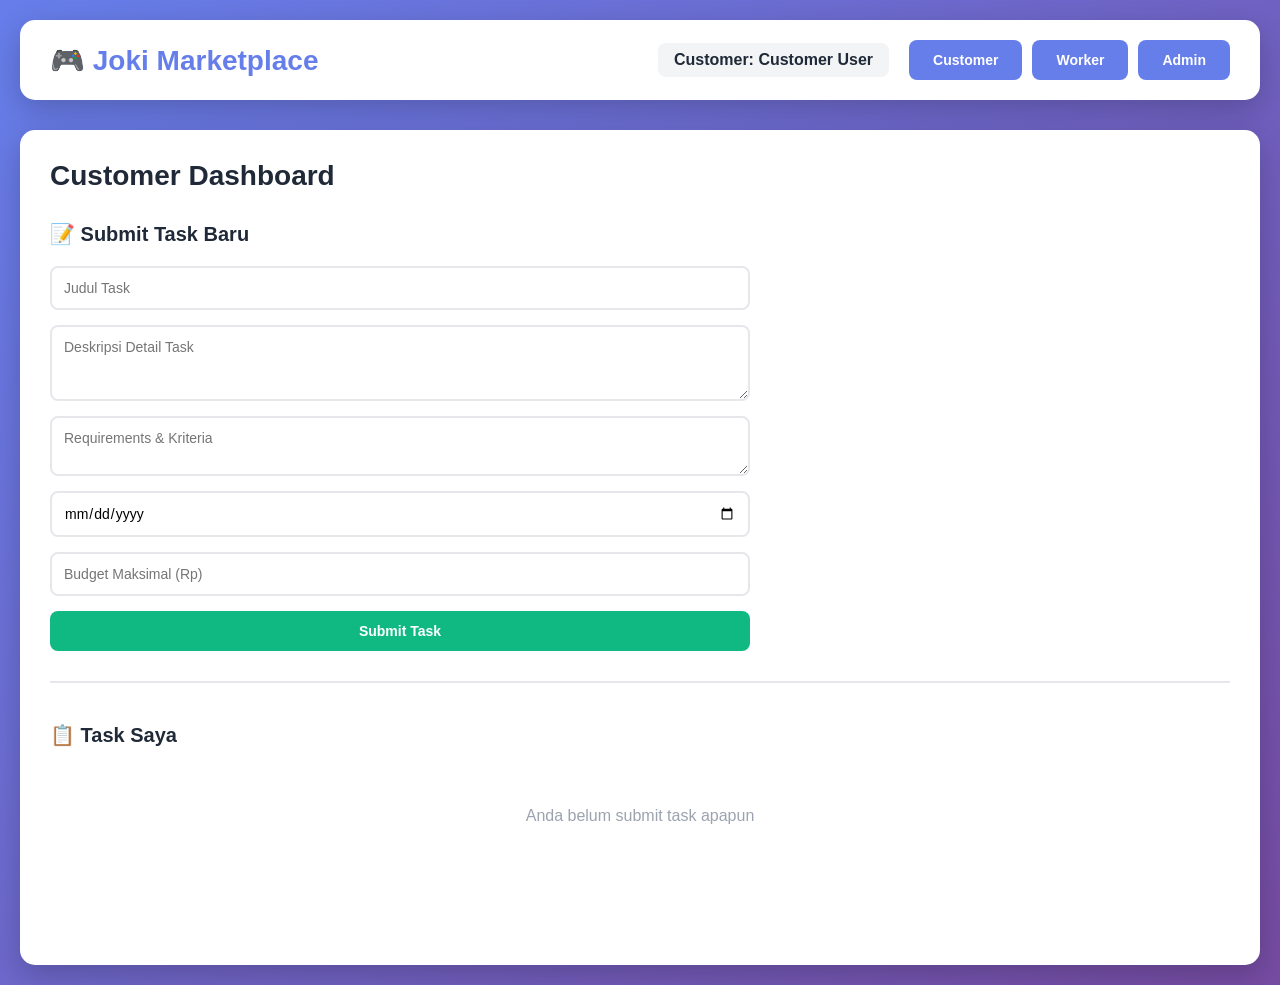
<file: mine-project/index.html>
<!DOCTYPE html>
<html lang="id">
<head>
    <meta charset="UTF-8">
    <meta name="viewport" content="width=device-width, initial-scale=1.0">
    <title>Joki Marketplace</title>
    <link rel="stylesheet" href="style.css">
</head>
<body>
    <div class="container">
        <!-- Header -->
        <div class="header">
            <h1>🎮 Joki Marketplace</h1>
            <div class="user-info">
                <span id="currentUserDisplay">Guest</span>
                <div class="nav-buttons">
                    <button class="btn btn-primary" onclick="switchRole('customer')">Customer</button>
                    <button class="btn btn-primary" onclick="switchRole('worker')">Worker</button>
                    <button class="btn btn-primary" onclick="switchRole('admin')">Admin</button>
                </div>
            </div>
        </div>

        <!-- Customer Dashboard -->
        <div id="customer" class="page">
            <div class="content">
                <h2>Customer Dashboard</h2>
                
                <!-- Submit New Task -->
                <div class="section">
                    <h3>📝 Submit Task Baru</h3>
                    <form id="taskForm" class="form">
                        <input type="text" id="taskTitle" placeholder="Judul Task" required>
                        <textarea id="taskDesc" placeholder="Deskripsi Detail Task" rows="3" required></textarea>
                        <textarea id="taskReq" placeholder="Requirements & Kriteria" rows="2" required></textarea>
                        <input type="date" id="taskDeadline" required>
                        <input type="number" id="taskBudget" placeholder="Budget Maksimal (Rp)" required>
                        <button type="submit" class="btn btn-success">Submit Task</button>
                    </form>
                </div>

                <!-- My Tasks -->
                <div class="section">
                    <h3>📋 Task Saya</h3>
                    <div id="customerTasksList"></div>
                </div>
            </div>
        </div>

        <!-- Worker Dashboard -->
        <div id="worker" class="page">
            <div class="content">
                <h2>Worker Dashboard</h2>
                
                <!-- Available Tasks -->
                <div class="section">
                    <h3>💼 Task Tersedia untuk Bid</h3>
                    <div id="availableTasks"></div>
                </div>

                <!-- My Bids -->
                <div class="section">
                    <h3>💰 Bid Saya</h3>
                    <div id="workerBids"></div>
                </div>

                <!-- My Assigned Tasks -->
                <div class="section">
                    <h3>✅ Task yang Saya Kerjakan</h3>
                    <div id="workerTasks"></div>
                </div>
            </div>
        </div>

        <!-- Admin Dashboard -->
        <div id="admin" class="page">
            <div class="content">
                <h2>Admin Dashboard</h2>
                
                <!-- Pending Approval -->
                <div class="section">
                    <h3>⏳ Task Menunggu Approval</h3>
                    <div id="pendingTasks"></div>
                </div>

                <!-- Approved Tasks with Bids -->
                <div class="section">
                    <h3>📊 Task Approved (Proses Bidding)</h3>
                    <div id="approvedTasks"></div>
                </div>

                <!-- Active Tasks -->
                <div class="section">
                    <h3>🔄 Task dalam Progress</h3>
                    <div id="activeTasks"></div>
                </div>
            </div>
        </div>
    </div>

    <!-- Modal: Bid Task -->
    <div id="bidModal" class="modal">
        <div class="modal-content">
            <span class="close" onclick="closeBidModal()">&times;</span>
            <h3>Submit Bid</h3>
            <form id="bidForm">
                <input type="hidden" id="bidTaskId">
                <input type="text" id="bidWorkerName" placeholder="Nama Anda" required>
                <input type="email" id="bidWorkerEmail" placeholder="Email" required>
                <input type="text" id="bidWorkerPhone" placeholder="No. Telepon" required>
                <input type="number" id="bidAmount" placeholder="Harga Bid (Rp)" required>
                <textarea id="bidProposal" placeholder="Proposal & Portofolio Anda" rows="4" required></textarea>
                <button type="submit" class="btn btn-success">Submit Bid</button>
            </form>
        </div>
    </div>

    <!-- Modal: View Bids (Admin) -->
    <div id="viewBidsModal" class="modal">
        <div class="modal-content modal-large">
            <span class="close" onclick="closeViewBidsModal()">&times;</span>
            <h3>Daftar Bid</h3>
            <div id="bidsContainer"></div>
        </div>
    </div>

    <!-- Modal: Submit Work (Worker) -->
    <div id="submitWorkModal" class="modal">
        <div class="modal-content">
            <span class="close" onclick="closeSubmitWorkModal()">&times;</span>
            <h3>Submit Hasil Kerja</h3>
            <form id="submitWorkForm">
                <input type="hidden" id="submitTaskId">
                <textarea id="submitNotes" placeholder="Catatan hasil kerja" rows="3" required></textarea>
                <input type="url" id="submitLink" placeholder="Link hasil (Google Drive, dll)" required>
                <button type="submit" class="btn btn-success">Submit Hasil</button>
            </form>
        </div>
    </div>

    <!-- Modal: Revision (Worker) -->
    <div id="revisionModal" class="modal">
        <div class="modal-content">
            <span class="close" onclick="closeRevisionModal()">&times;</span>
            <h3>Submit Revisi</h3>
            <form id="revisionForm">
                <input type="hidden" id="revisionTaskId">
                <textarea id="revisionNotes" placeholder="Catatan revisi" rows="3" required></textarea>
                <input type="url" id="revisionLink" placeholder="Link hasil revisi" required>
                <button type="submit" class="btn btn-success">Submit Revisi</button>
            </form>
        </div>
    </div>

    <script src="script.js"></script>
</body>
</html>
</file>
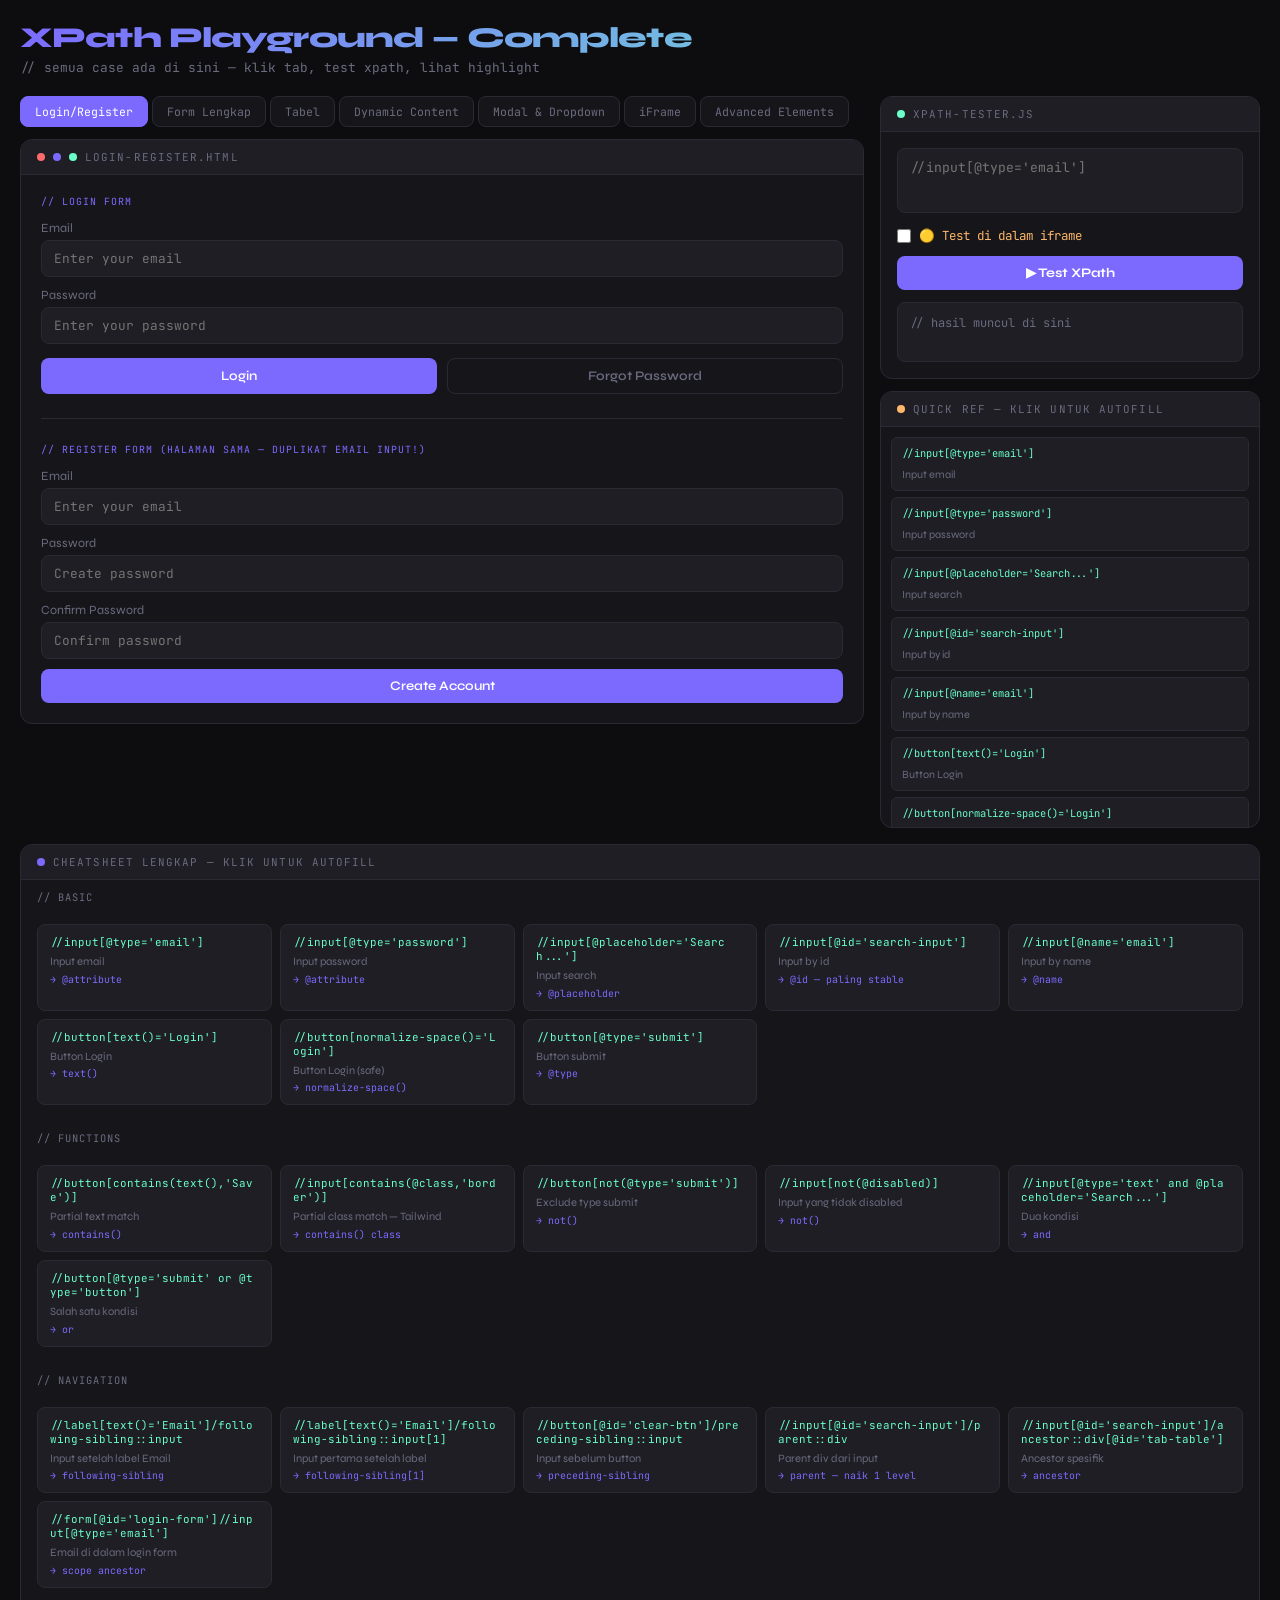
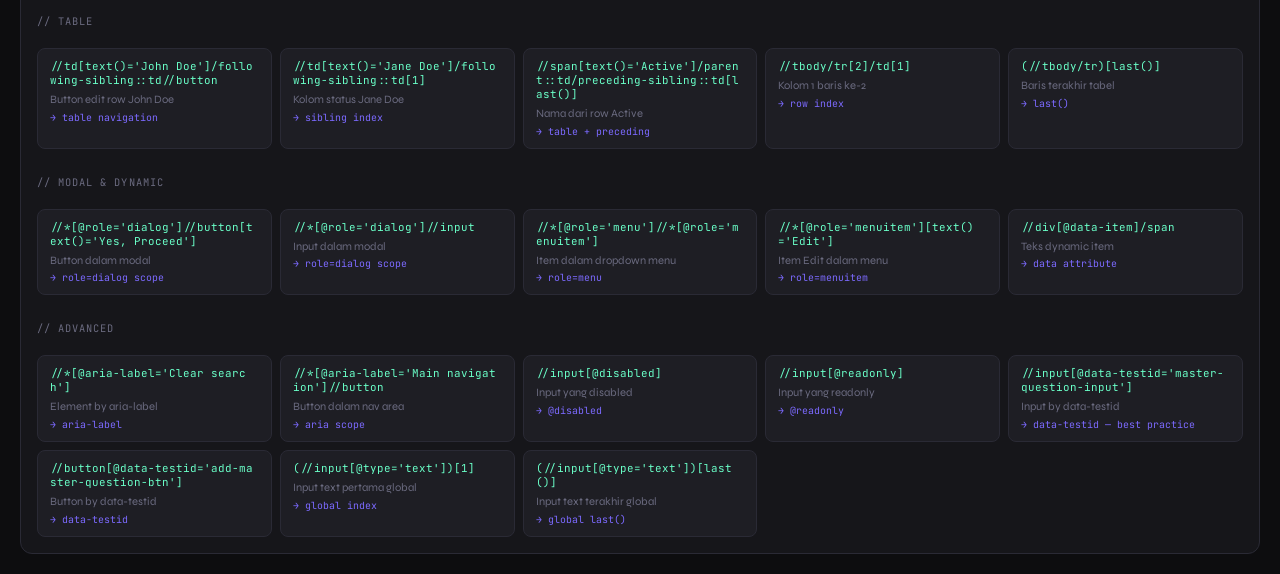
<file: Katalon/Katalon Workshop/xpath-playground-complete.html>
<!DOCTYPE html>
<html lang="id">
<head>
<meta charset="UTF-8" />
<meta name="viewport" content="width=device-width, initial-scale=1.0"/>
<title>XPath Playground — Complete</title>
<style>
  @import url('https://fonts.googleapis.com/css2?family=JetBrains+Mono:wght@400;600;700&family=Syne:wght@400;600;700;800&display=swap');

  *, *::before, *::after { box-sizing: border-box; margin: 0; padding: 0; }

  :root {
    --bg: #0d0d0f;
    --surface: #16161a;
    --surface2: #1e1e24;
    --border: #2a2a35;
    --accent: #7c6aff;
    --accent2: #ff6a6a;
    --accent3: #6affc8;
    --accent4: #ffb86a;
    --text: #e8e8f0;
    --text-muted: #6b6b80;
    --highlight: rgba(124,106,255,0.15);
    --highlight-active: rgba(124,106,255,0.35);
  }

  body { background: var(--bg); color: var(--text); font-family: 'Syne', sans-serif; min-height: 100vh; padding: 20px; }

  h1 { font-size: 1.8rem; font-weight: 800; letter-spacing: -0.03em; margin-bottom: 4px; background: linear-gradient(135deg, var(--accent), var(--accent3)); -webkit-background-clip: text; -webkit-text-fill-color: transparent; }
  .subtitle { color: var(--text-muted); font-size: 0.8rem; margin-bottom: 20px; font-family: 'JetBrains Mono', monospace; }

  .main-layout { display: grid; grid-template-columns: 1fr 380px; gap: 16px; max-width: 1600px; margin: 0 auto; }

  /* TABS */
  .tabs { display: flex; gap: 4px; margin-bottom: 12px; flex-wrap: wrap; }
  .tab {
    background: var(--surface); border: 1px solid var(--border); border-radius: 8px;
    padding: 7px 14px; font-size: 0.72rem; font-family: 'JetBrains Mono', monospace;
    color: var(--text-muted); cursor: pointer; transition: all 0.2s;
  }
  .tab:hover { border-color: var(--accent); color: var(--text); }
  .tab.active { background: var(--accent); border-color: var(--accent); color: #fff; }

  /* PANELS */
  .panel { background: var(--surface); border: 1px solid var(--border); border-radius: 12px; overflow: hidden; }
  .panel-header {
    background: var(--surface2); padding: 10px 16px; font-size: 0.68rem;
    font-family: 'JetBrains Mono', monospace; color: var(--text-muted);
    letter-spacing: 0.1em; text-transform: uppercase; border-bottom: 1px solid var(--border);
    display: flex; align-items: center; gap: 8px;
  }
  .dot { width: 8px; height: 8px; border-radius: 50%; }
  .dot-purple { background: var(--accent); }
  .dot-red { background: var(--accent2); }
  .dot-green { background: var(--accent3); }
  .dot-yellow { background: var(--accent4); }

  /* FORM AREA */
  .form-area { padding: 20px; display: none; }
  .form-area.active { display: block; }

  .section-tag { font-size: 0.62rem; font-family: 'JetBrains Mono', monospace; color: var(--accent); letter-spacing: 0.1em; text-transform: uppercase; margin-bottom: 12px; }

  label { display: block; font-size: 0.78rem; color: var(--text-muted); margin-bottom: 5px; }
  input[type="text"], input[type="email"], input[type="password"], input[type="search"],
  input[type="number"], input[type="tel"], input[type="date"], select, textarea {
    width: 100%; background: var(--surface2); border: 1px solid var(--border); border-radius: 8px;
    color: var(--text); font-family: 'JetBrains Mono', monospace; font-size: 0.8rem;
    padding: 9px 12px; outline: none; transition: border-color 0.2s; margin-bottom: 10px;
  }
  input:focus, select:focus, textarea:focus { border-color: var(--accent); box-shadow: 0 0 0 3px rgba(124,106,255,0.12); }
  select option { background: var(--surface2); }

  .row-2 { display: grid; grid-template-columns: 1fr 1fr; gap: 12px; }
  .row-3 { display: grid; grid-template-columns: 1fr 1fr 1fr; gap: 10px; }

  button[type="submit"], .btn-primary {
    background: var(--accent); color: #fff; border: none; border-radius: 8px;
    padding: 9px 18px; font-family: 'Syne', sans-serif; font-weight: 600;
    font-size: 0.82rem; cursor: pointer; transition: opacity 0.2s; width: 100%;
  }
  .btn-secondary {
    background: transparent; color: var(--text-muted); border: 1px solid var(--border);
    border-radius: 8px; padding: 9px 18px; font-family: 'Syne', sans-serif; font-weight: 600;
    font-size: 0.82rem; cursor: pointer; transition: all 0.2s; width: 100%;
  }
  .btn-secondary:hover { border-color: var(--accent); color: var(--accent); }
  .btn-danger { background: var(--accent2); color: #fff; border: none; border-radius: 8px; padding: 6px 14px; font-family: 'Syne', sans-serif; font-weight: 600; font-size: 0.75rem; cursor: pointer; }
  .btn-success { background: var(--accent3); color: #000; border: none; border-radius: 8px; padding: 6px 14px; font-family: 'Syne', sans-serif; font-weight: 600; font-size: 0.75rem; cursor: pointer; }
  .btn-row { display: grid; grid-template-columns: 1fr 1fr; gap: 10px; margin-top: 4px; }
  .btn-sm { width: auto; padding: 5px 12px; font-size: 0.72rem; }

  /* TABLE */
  table { width: 100%; border-collapse: collapse; font-size: 0.78rem; font-family: 'JetBrains Mono', monospace; }
  th { background: var(--surface2); color: var(--text-muted); padding: 9px 12px; text-align: left; font-size: 0.68rem; letter-spacing: 0.05em; border-bottom: 1px solid var(--border); }
  td { padding: 9px 12px; border-bottom: 1px solid var(--border); color: var(--text); }
  tr:last-child td { border-bottom: none; }
  tr:hover td { background: var(--highlight); }

  .badge { display: inline-block; padding: 2px 8px; border-radius: 20px; font-size: 0.62rem; font-weight: 600; }
  .badge-green { background: rgba(106,255,200,0.15); color: var(--accent3); }
  .badge-red { background: rgba(255,106,106,0.15); color: var(--accent2); }
  .badge-yellow { background: rgba(255,184,106,0.15); color: var(--accent4); }

  /* SEARCH */
  .search-wrapper { position: relative; margin-bottom: 10px; }
  .search-wrapper input { margin-bottom: 0; padding-right: 34px; }
  .clear-btn { position: absolute; right: 10px; top: 50%; transform: translateY(-50%); background: none; border: none; color: var(--text-muted); cursor: pointer; font-size: 0.72rem; padding: 4px; width: auto; }

  /* CHECKBOX & RADIO */
  .checkbox-group, .radio-group { display: flex; flex-direction: column; gap: 7px; margin-bottom: 10px; }
  .check-item, .radio-item { display: flex; align-items: center; gap: 10px; font-size: 0.8rem; }
  .check-item input, .radio-item input { width: 15px; height: 15px; accent-color: var(--accent); margin: 0; }

  /* MODAL */
  .modal-overlay { display: none; position: fixed; inset: 0; background: rgba(0,0,0,0.7); z-index: 100; align-items: center; justify-content: center; }
  .modal-overlay.open { display: flex; }
  .modal { background: var(--surface); border: 1px solid var(--border); border-radius: 12px; padding: 24px; width: 400px; max-width: 90vw; }
  .modal h3 { font-size: 1rem; margin-bottom: 8px; color: var(--text); }
  .modal p { font-size: 0.82rem; color: var(--text-muted); margin-bottom: 20px; }
  .modal-btns { display: grid; grid-template-columns: 1fr 1fr; gap: 10px; }

  /* DROPDOWN */
  .dropdown-wrapper { position: relative; display: inline-block; margin-bottom: 10px; }
  .dropdown-menu { display: none; position: absolute; top: 100%; left: 0; background: var(--surface2); border: 1px solid var(--border); border-radius: 8px; min-width: 180px; z-index: 10; overflow: hidden; }
  .dropdown-menu.open { display: block; }
  .dropdown-item { padding: 9px 14px; font-size: 0.8rem; cursor: pointer; color: var(--text-muted); transition: background 0.15s; }
  .dropdown-item:hover { background: var(--highlight); color: var(--text); }

  /* ACCORDION */
  .accordion-item { border: 1px solid var(--border); border-radius: 8px; margin-bottom: 8px; overflow: hidden; }
  .accordion-header { padding: 12px 14px; cursor: pointer; display: flex; justify-content: space-between; align-items: center; font-size: 0.82rem; background: var(--surface2); }
  .accordion-header:hover { background: var(--highlight); }
  .accordion-body { display: none; padding: 12px 14px; font-size: 0.8rem; color: var(--text-muted); border-top: 1px solid var(--border); }
  .accordion-body.open { display: block; }
  .accordion-arrow { transition: transform 0.2s; font-size: 0.7rem; }
  .accordion-arrow.open { transform: rotate(180deg); }

  /* TOOLTIP */
  .tooltip-wrapper { position: relative; display: inline-block; }
  .tooltip { display: none; position: absolute; bottom: 125%; left: 50%; transform: translateX(-50%); background: var(--surface2); border: 1px solid var(--border); border-radius: 6px; padding: 6px 10px; font-size: 0.72rem; white-space: nowrap; color: var(--text); z-index: 10; }
  .tooltip-wrapper:hover .tooltip { display: block; }

  /* TABS in form */
  .form-tabs { display: flex; border-bottom: 1px solid var(--border); margin-bottom: 14px; }
  .form-tab { padding: 8px 14px; font-size: 0.78rem; cursor: pointer; color: var(--text-muted); border-bottom: 2px solid transparent; margin-bottom: -1px; transition: all 0.2s; }
  .form-tab.active { color: var(--accent); border-bottom-color: var(--accent); }
  .form-tab-content { display: none; }
  .form-tab-content.active { display: block; }

  /* IFRAME */
  .iframe-wrapper { border: 2px dashed var(--accent4); border-radius: 8px; overflow: hidden; margin-bottom: 10px; }
  .iframe-label { background: rgba(255,184,106,0.1); padding: 6px 12px; font-size: 0.68rem; font-family: 'JetBrains Mono', monospace; color: var(--accent4); letter-spacing: 0.08em; }
  iframe { width: 100%; border: none; display: block; }

  /* DIVIDER */
  .divider { border: none; border-top: 1px solid var(--border); margin: 16px 0; }

  /* NOTIFICATION */
  .notif { background: rgba(106,255,200,0.1); border: 1px solid rgba(106,255,200,0.3); border-radius: 8px; padding: 10px 14px; font-size: 0.78rem; color: var(--accent3); margin-bottom: 10px; display: none; }
  .notif.show { display: block; }

  /* XPATH TESTER */
  .xpath-tester { position: sticky; top: 20px; }
  .xpath-area { padding: 16px; }
  textarea.xpath-input {
    width: 100%; background: var(--surface2); border: 1px solid var(--border); border-radius: 8px;
    color: var(--accent3); font-family: 'JetBrains Mono', monospace; font-size: 0.82rem;
    padding: 10px 12px; outline: none; resize: none; height: 65px; margin-bottom: 10px;
    transition: border-color 0.2s;
  }
  textarea.xpath-input:focus { border-color: var(--accent); }
  .test-btn { background: var(--accent); color: #fff; border: none; border-radius: 8px; padding: 9px; font-family: 'Syne', sans-serif; font-weight: 700; font-size: 0.82rem; cursor: pointer; width: 100%; margin-bottom: 12px; transition: opacity 0.2s; }
  .test-btn:hover { opacity: 0.85; }

  .iframe-toggle { display: flex; align-items: center; gap: 8px; margin-bottom: 12px; font-size: 0.75rem; color: var(--text-muted); }
  .iframe-toggle input { accent-color: var(--accent4); width: 14px; height: 14px; margin: 0; }
  .iframe-toggle label { color: var(--accent4); cursor: pointer; margin: 0; font-family: 'JetBrains Mono', monospace; }

  .result-count { font-size: 0.7rem; color: var(--text-muted); margin-bottom: 8px; font-family: 'JetBrains Mono', monospace; display: none; }
  .result-count span { color: var(--accent3); font-weight: 700; }
  .result-box { background: var(--surface2); border: 1px solid var(--border); border-radius: 8px; padding: 12px; min-height: 60px; font-family: 'JetBrains Mono', monospace; font-size: 0.75rem; max-height: 300px; overflow-y: auto; }
  .result-item { background: var(--surface); border: 1px solid var(--border); border-radius: 6px; padding: 7px 10px; margin-bottom: 5px; font-size: 0.72rem; color: var(--text-muted); word-break: break-all; }
  .result-item.ok { border-color: var(--accent); color: var(--text); }
  .tag { color: var(--accent2); }
  .attr { color: var(--accent); }
  .val { color: var(--accent3); }
  .no-result { color: var(--accent2); font-size: 0.78rem; }
  .error-msg { color: var(--accent2); font-size: 0.75rem; }

  /* CHEATSHEET */
  .cheat-section { grid-column: 1 / -1; }
  .cheat-grid { display: grid; grid-template-columns: repeat(auto-fill, minmax(210px, 1fr)); gap: 8px; padding: 16px; }
  .cheat-item { background: var(--surface2); border: 1px solid var(--border); border-radius: 8px; padding: 10px 12px; cursor: pointer; transition: all 0.2s; }
  .cheat-item:hover { border-color: var(--accent); background: var(--highlight); }
  .cheat-item code { display: block; font-family: 'JetBrains Mono', monospace; font-size: 0.68rem; color: var(--accent3); margin-bottom: 5px; word-break: break-all; }
  .cheat-item p { font-size: 0.7rem; color: var(--text-muted); line-height: 1.4; }
  .cheat-tip { font-size: 0.62rem; color: var(--accent); margin-top: 3px; font-family: 'JetBrains Mono', monospace; }
  .cheat-category { padding: 10px 16px 4px; font-size: 0.65rem; font-family: 'JetBrains Mono', monospace; color: var(--text-muted); letter-spacing: 0.1em; text-transform: uppercase; }

  .highlighted-element { outline: 2px solid var(--accent) !important; outline-offset: 2px !important; background: var(--highlight-active) !important; }

  /* DYNAMIC CONTENT */
  .dynamic-list { min-height: 40px; }
  .dynamic-item { background: var(--surface2); border: 1px solid var(--border); border-radius: 6px; padding: 8px 12px; margin-bottom: 6px; display: flex; justify-content: space-between; align-items: center; font-size: 0.8rem; }

  /* PAGINATION */
  .pagination { display: flex; gap: 4px; margin-top: 10px; }
  .page-btn { background: var(--surface2); border: 1px solid var(--border); border-radius: 6px; padding: 5px 10px; font-size: 0.75rem; cursor: pointer; color: var(--text-muted); font-family: 'JetBrains Mono', monospace; }
  .page-btn.active { background: var(--accent); border-color: var(--accent); color: #fff; }
  .page-btn:hover:not(.active) { border-color: var(--accent); color: var(--accent); }

  /* STEPPER */
  .stepper { display: flex; align-items: center; gap: 0; margin-bottom: 10px; }
  .step { display: flex; flex-direction: column; align-items: center; flex: 1; }
  .step-circle { width: 28px; height: 28px; border-radius: 50%; border: 2px solid var(--border); display: flex; align-items: center; justify-content: center; font-size: 0.7rem; font-weight: 700; color: var(--text-muted); position: relative; z-index: 1; background: var(--surface); }
  .step-circle.done { border-color: var(--accent3); color: var(--accent3); }
  .step-circle.active { border-color: var(--accent); color: var(--accent); }
  .step-label { font-size: 0.62rem; color: var(--text-muted); margin-top: 4px; text-align: center; }
  .step-line { flex: 1; height: 2px; background: var(--border); margin-top: -14px; }
  .step-line.done { background: var(--accent3); }
</style>
</head>
<body>

<div style="max-width:1600px;margin:0 auto;">
  <h1>XPath Playground — Complete</h1>
  <p class="subtitle">// semua case ada di sini — klik tab, test xpath, lihat highlight</p>

  <div class="main-layout">

    <!-- KIRI: FORM AREA -->
    <div>
      <div class="tabs" id="main-tabs">
        <div class="tab active" onclick="switchTab('login')">Login/Register</div>
        <div class="tab" onclick="switchTab('form')">Form Lengkap</div>
        <div class="tab" onclick="switchTab('table')">Tabel</div>
        <div class="tab" onclick="switchTab('dynamic')">Dynamic Content</div>
        <div class="tab" onclick="switchTab('modal')">Modal & Dropdown</div>
        <div class="tab" onclick="switchTab('iframe')">iFrame</div>
        <div class="tab" onclick="switchTab('advanced')">Advanced Elements</div>
      </div>

      <div class="panel">
        <div class="panel-header">
          <span class="dot dot-red"></span><span class="dot dot-purple"></span><span class="dot dot-green"></span>
          <span id="tab-label">login-register.html</span>
        </div>

        <!-- TAB: LOGIN -->
        <div class="form-area active" id="tab-login" data-tab="login">

          <div id="login-section" style="margin-bottom:24px;padding-bottom:24px;border-bottom:1px solid var(--border)">
            <div class="section-tag">// login form</div>
            <form id="login-form">
              <label>Email</label>
              <input type="email" id="email-input" name="email" placeholder="Enter your email" />
              <label>Password</label>
              <input type="password" id="password-input" name="password" placeholder="Enter your password" />
              <div class="btn-row">
                <button type="submit" id="login-btn">Login</button>
                <button type="button" class="btn-secondary" id="forgot-btn">Forgot Password</button>
              </div>
            </form>
          </div>

          <div id="register-section">
            <div class="section-tag">// register form (halaman sama — duplikat email input!)</div>
            <form id="register-form">
              <label>Email</label>
              <input type="email" id="reg-email" name="email" placeholder="Enter your email" />
              <label>Password</label>
              <input type="password" id="reg-password" name="password" placeholder="Create password" />
              <label>Confirm Password</label>
              <input type="password" id="reg-confirm" name="confirmPassword" placeholder="Confirm password" />
              <button type="submit" id="register-btn">Create Account</button>
            </form>
          </div>

        </div>

        <!-- TAB: FORM LENGKAP -->
        <div class="form-area" id="tab-form" data-tab="form">
          <div class="section-tag">// profile form — banyak input type text tanpa id unik</div>
          <form id="profile-form">

            <div class="row-2">
              <div>
                <label>First Name</label>
                <input type="text" id="first-name" name="firstName" placeholder="First name" />
              </div>
              <div>
                <label>Last Name</label>
                <input type="text" id="last-name" name="lastName" placeholder="Last name" />
              </div>
            </div>

            <div class="row-2">
              <div>
                <label>Phone</label>
                <input type="tel" id="phone-input" name="phone" placeholder="+62 812 xxxx" />
              </div>
              <div>
                <label>Date of Birth</label>
                <input type="date" id="dob-input" name="dob" />
              </div>
            </div>

            <label>Address</label>
            <input type="text" id="address-input" name="address" placeholder="Street address" />

            <div class="row-3">
              <div>
                <label>City</label>
                <input type="text" id="city-input" name="city" placeholder="City" />
              </div>
              <div>
                <label>Province</label>
                <select id="province-select" name="province">
                  <option value="">Select province</option>
                  <option value="jkt">DKI Jakarta</option>
                  <option value="jbr">Jawa Barat</option>
                  <option value="jtn">Jawa Tengah</option>
                  <option value="jtr">Jawa Timur</option>
                </select>
              </div>
              <div>
                <label>Zip Code</label>
                <input type="number" id="zip-input" name="zip" placeholder="12345" />
              </div>
            </div>

            <label>Gender</label>
            <div class="radio-group" id="gender-group">
              <div class="radio-item">
                <input type="radio" id="gender-male" name="gender" value="male" />
                <label for="gender-male" style="margin:0">Male</label>
              </div>
              <div class="radio-item">
                <input type="radio" id="gender-female" name="gender" value="female" />
                <label for="gender-female" style="margin:0">Female</label>
              </div>
            </div>

            <label>Interests</label>
            <div class="checkbox-group" id="interest-group">
              <div class="check-item">
                <input type="checkbox" id="chk-tech" name="interest" value="tech" />
                <label for="chk-tech" style="margin:0">Technology</label>
              </div>
              <div class="check-item">
                <input type="checkbox" id="chk-design" name="interest" value="design" />
                <label for="chk-design" style="margin:0">Design</label>
              </div>
              <div class="check-item">
                <input type="checkbox" id="chk-business" name="interest" value="business" />
                <label for="chk-business" style="margin:0">Business</label>
              </div>
            </div>

            <label>Bio</label>
            <textarea id="bio-input" name="bio" placeholder="Write something about you..." style="height:70px;resize:none"></textarea>

            <div class="btn-row">
              <button type="submit" id="save-profile-btn">Save Profile</button>
              <button type="button" class="btn-secondary" id="reset-profile-btn">Reset</button>
            </div>
          </form>
        </div>

        <!-- TAB: TABLE -->
        <div class="form-area" id="tab-table" data-tab="table">

          <div style="margin-bottom:16px">
            <div class="section-tag">// search & filter</div>
            <div style="display:flex;gap:10px;align-items:center;flex-wrap:wrap">
              <div class="search-wrapper" style="flex:1;min-width:160px">
                <input type="text" id="search-input" placeholder="Search..." />
                <button class="clear-btn" id="clear-btn" aria-label="Clear search">✕</button>
              </div>
              <select id="status-filter" name="status" style="width:130px;margin-bottom:0">
                <option value="">All Status</option>
                <option value="active">Active</option>
                <option value="inactive">Inactive</option>
                <option value="pending">Pending</option>
              </select>
              <select id="role-filter" name="role" style="width:120px;margin-bottom:0">
                <option value="">All Role</option>
                <option value="admin">Admin</option>
                <option value="user">User</option>
              </select>
            </div>
          </div>

          <div class="section-tag">// user table</div>
          <table id="user-table">
            <thead>
              <tr>
                <th>Name</th>
                <th>Email</th>
                <th>Status</th>
                <th>Role</th>
                <th>Action</th>
              </tr>
            </thead>
            <tbody>
              <tr id="row-john">
                <td>John Doe</td>
                <td>john@example.com</td>
                <td><span class="badge badge-green" data-status="active">Active</span></td>
                <td>Admin</td>
                <td style="display:flex;gap:6px">
                  <button class="btn-success btn-sm" id="edit-john" data-testid="edit-btn-john">Edit</button>
                  <button class="btn-danger btn-sm" id="delete-john">Delete</button>
                </td>
              </tr>
              <tr id="row-jane">
                <td>Jane Doe</td>
                <td>jane@example.com</td>
                <td><span class="badge badge-red" data-status="inactive">Inactive</span></td>
                <td>User</td>
                <td style="display:flex;gap:6px">
                  <button class="btn-success btn-sm" id="edit-jane" data-testid="edit-btn-jane">Edit</button>
                  <button class="btn-danger btn-sm" id="delete-jane">Delete</button>
                </td>
              </tr>
              <tr id="row-budi">
                <td>Budi Santoso</td>
                <td>budi@example.com</td>
                <td><span class="badge badge-green" data-status="active">Active</span></td>
                <td>User</td>
                <td style="display:flex;gap:6px">
                  <button class="btn-success btn-sm" id="edit-budi" data-testid="edit-btn-budi">Edit</button>
                  <button class="btn-danger btn-sm" id="delete-budi">Delete</button>
                </td>
              </tr>
              <tr id="row-siti">
                <td>Siti Rahayu</td>
                <td>siti@example.com</td>
                <td><span class="badge badge-yellow" data-status="pending">Pending</span></td>
                <td>User</td>
                <td style="display:flex;gap:6px">
                  <button class="btn-success btn-sm" id="edit-siti" data-testid="edit-btn-siti">Edit</button>
                  <button class="btn-danger btn-sm" id="delete-siti">Delete</button>
                </td>
              </tr>
            </tbody>
          </table>

          <div class="pagination" id="pagination">
            <button class="page-btn active" data-page="1">1</button>
            <button class="page-btn" data-page="2">2</button>
            <button class="page-btn" data-page="3">3</button>
            <button class="page-btn" id="next-page">Next →</button>
          </div>
        </div>

        <!-- TAB: DYNAMIC CONTENT -->
        <div class="form-area" id="tab-dynamic" data-tab="dynamic">
          <div class="section-tag">// element muncul setelah interaksi</div>

          <div id="notif-success" class="notif">✅ Item berhasil ditambahkan!</div>

          <div style="display:flex;gap:10px;margin-bottom:14px;flex-wrap:wrap">
            <input type="text" id="new-item-input" placeholder="Nama item baru..." style="flex:1;min-width:140px;margin-bottom:0" />
            <button type="button" id="add-item-btn" class="btn-primary btn-sm" style="width:auto">Add Item</button>
          </div>

          <div class="dynamic-list" id="dynamic-list">
            <div class="dynamic-item" data-item="item-1">
              <span>Item Pertama</span>
              <button class="btn-danger btn-sm" data-action="delete" data-item="item-1">Hapus</button>
            </div>
            <div class="dynamic-item" data-item="item-2">
              <span>Item Kedua</span>
              <button class="btn-danger btn-sm" data-action="delete" data-item="item-2">Hapus</button>
            </div>
          </div>

          <hr class="divider" />

          <div class="section-tag">// loading state</div>
          <button type="button" id="load-btn" class="btn-primary" style="width:auto;margin-bottom:10px">Simulate Load Data</button>
          <div id="loading-indicator" style="display:none;color:var(--accent4);font-size:0.8rem;font-family:'JetBrains Mono',monospace">⏳ Loading...</div>
          <div id="loaded-content" style="display:none">
            <input type="text" id="loaded-input" placeholder="Input yang muncul setelah load" />
            <button type="button" id="loaded-btn">Button yang muncul setelah load</button>
          </div>

          <hr class="divider" />

          <div class="section-tag">// stepper / wizard</div>
          <div class="stepper" id="stepper">
            <div class="step">
              <div class="step-circle done" id="step-1">1</div>
              <div class="step-label">Personal</div>
            </div>
            <div class="step-line done" id="line-1"></div>
            <div class="step">
              <div class="step-circle active" id="step-2">2</div>
              <div class="step-label">Address</div>
            </div>
            <div class="step-line" id="line-2"></div>
            <div class="step">
              <div class="step-circle" id="step-3">3</div>
              <div class="step-label">Payment</div>
            </div>
            <div class="step-line" id="line-3"></div>
            <div class="step">
              <div class="step-circle" id="step-4">4</div>
              <div class="step-label">Confirm</div>
            </div>
          </div>
        </div>

        <!-- TAB: MODAL & DROPDOWN -->
        <div class="form-area" id="tab-modal" data-tab="modal">

          <div class="section-tag">// modal / dialog</div>
          <div style="display:flex;gap:10px;flex-wrap:wrap;margin-bottom:20px">
            <button type="button" class="btn-primary btn-sm" style="width:auto" onclick="openModal('modal-confirm')">Open Confirm Modal</button>
            <button type="button" class="btn-secondary btn-sm" style="width:auto" onclick="openModal('modal-form')">Open Form Modal</button>
            <button type="button" class="btn-danger btn-sm" onclick="openModal('modal-delete')">Open Delete Modal</button>
          </div>

          <hr class="divider" />

          <div class="section-tag">// dropdown menu</div>
          <div style="display:flex;gap:10px;flex-wrap:wrap;margin-bottom:20px">
            <div class="dropdown-wrapper">
              <button type="button" class="btn-secondary btn-sm" onclick="toggleDropdown('dropdown-action')" id="dropdown-trigger-action">Actions ▾</button>
              <div class="dropdown-menu" id="dropdown-action" role="menu">
                <div class="dropdown-item" role="menuitem" id="action-edit">Edit</div>
                <div class="dropdown-item" role="menuitem" id="action-duplicate">Duplicate</div>
                <div class="dropdown-item" role="menuitem" id="action-archive">Archive</div>
                <div class="dropdown-item" role="menuitem" id="action-delete" style="color:var(--accent2)">Delete</div>
              </div>
            </div>
            <div class="dropdown-wrapper">
              <button type="button" class="btn-secondary btn-sm" onclick="toggleDropdown('dropdown-filter')" id="dropdown-trigger-filter">Filter by ▾</button>
              <div class="dropdown-menu" id="dropdown-filter" role="menu">
                <div class="dropdown-item" role="menuitem">Date</div>
                <div class="dropdown-item" role="menuitem">Status</div>
                <div class="dropdown-item" role="menuitem">Role</div>
              </div>
            </div>
          </div>

          <hr class="divider" />

          <div class="section-tag">// accordion</div>
          <div id="accordion-group">
            <div class="accordion-item">
              <div class="accordion-header" onclick="toggleAccordion(this)" id="accordion-1-header">
                <span>What is XPath?</span>
                <span class="accordion-arrow">▼</span>
              </div>
              <div class="accordion-body" id="accordion-1-body">XPath adalah bahasa query untuk navigasi element dalam dokumen XML/HTML.</div>
            </div>
            <div class="accordion-item">
              <div class="accordion-header" onclick="toggleAccordion(this)" id="accordion-2-header">
                <span>Kenapa pakai XPath di Katalon?</span>
                <span class="accordion-arrow">▼</span>
              </div>
              <div class="accordion-body" id="accordion-2-body">Karena XPath bisa navigasi berdasarkan struktur dan relasi antar element, tidak hanya attribute.</div>
            </div>
            <div class="accordion-item">
              <div class="accordion-header" onclick="toggleAccordion(this)" id="accordion-3-header">
                <span>Apa bedanya / dan //?</span>
                <span class="accordion-arrow">▼</span>
              </div>
              <div class="accordion-body" id="accordion-3-body">// cari dari nol, / gerak dari posisi sekarang.</div>
            </div>
          </div>

          <hr class="divider" />

          <div class="section-tag">// tooltip</div>
          <div style="display:flex;gap:16px;flex-wrap:wrap">
            <div class="tooltip-wrapper">
              <button type="button" class="btn-secondary btn-sm" aria-label="Info button" data-tooltip="info">Info</button>
              <div class="tooltip" role="tooltip">Ini adalah tooltip info</div>
            </div>
            <div class="tooltip-wrapper">
              <button type="button" class="btn-danger btn-sm" aria-label="Warning button" data-tooltip="warning">Warning</button>
              <div class="tooltip" role="tooltip">Ini adalah tooltip warning</div>
            </div>
          </div>
        </div>

        <!-- TAB: IFRAME -->
        <div class="form-area" id="tab-iframe" data-tab="iframe">
          <div class="section-tag">// iframe — element di dalam frame terpisah</div>
          <p style="font-size:0.78rem;color:var(--text-muted);margin-bottom:12px">
            Element di dalam iframe punya DOM sendiri. Di Katalon harus <code style="font-family:'JetBrains Mono',monospace;color:var(--accent)">switchToFrame()</code> dulu sebelum bisa akses element-nya.
          </p>

          <div class="iframe-wrapper">
            <div class="iframe-label">⚡ iframe#payment-frame — src="/iframe-content"</div>
            <iframe id="payment-frame" name="payment-frame" srcdoc="
              <!DOCTYPE html>
              <html>
              <head>
              <style>
                * { box-sizing: border-box; margin: 0; padding: 0; }
                body { background: #0f0f14; color: #e8e8f0; font-family: 'Segoe UI', sans-serif; padding: 20px; }
                label { display: block; font-size: 0.75rem; color: #6b6b80; margin-bottom: 5px; }
                input, select { width: 100%; background: #1e1e24; border: 1px solid #2a2a35; border-radius: 6px; color: #e8e8f0; font-size: 0.8rem; padding: 8px 10px; outline: none; margin-bottom: 10px; }
                .row { display: grid; grid-template-columns: 1fr 1fr; gap: 10px; }
                button { background: #7c6aff; color: #fff; border: none; border-radius: 6px; padding: 9px; width: 100%; font-weight: 600; cursor: pointer; font-size: 0.82rem; }
                h3 { font-size: 0.9rem; margin-bottom: 14px; color: #ffb86a; }
              </style>
              </head>
              <body>
                <h3>💳 Payment Form (inside iframe)</h3>
                <form id='payment-form'>
                  <label>Card Number</label>
                  <input type='text' id='card-number' name='cardNumber' placeholder='1234 5678 9012 3456' />
                  <div class='row'>
                    <div>
                      <label>Expiry Date</label>
                      <input type='text' id='expiry-date' name='expiry' placeholder='MM/YY' />
                    </div>
                    <div>
                      <label>CVV</label>
                      <input type='text' id='cvv-input' name='cvv' placeholder='123' />
                    </div>
                  </div>
                  <label>Cardholder Name</label>
                  <input type='text' id='card-name' name='cardName' placeholder='John Doe' />
                  <label>Payment Method</label>
                  <select id='payment-method' name='paymentMethod'>
                    <option value=''>Select method</option>
                    <option value='visa'>Visa</option>
                    <option value='mastercard'>Mastercard</option>
                    <option value='bca'>BCA Virtual Account</option>
                  </select>
                  <button type='submit' id='pay-btn'>Pay Now</button>
                </form>
              </body>
              </html>
            " height="320"></iframe>
          </div>

          <div class="iframe-wrapper" style="margin-top:14px">
            <div class="iframe-label">⚡ iframe#search-frame — nested search form</div>
            <iframe id="search-frame" name="search-frame" srcdoc="
              <!DOCTYPE html>
              <html>
              <head>
              <style>
                * { box-sizing: border-box; margin: 0; padding: 0; }
                body { background: #0f0f14; color: #e8e8f0; font-family: 'Segoe UI', sans-serif; padding: 16px; }
                input { width: 100%; background: #1e1e24; border: 1px solid #2a2a35; border-radius: 6px; color: #e8e8f0; font-size: 0.8rem; padding: 8px 10px; outline: none; margin-bottom: 8px; }
                button { background: #6affc8; color: #000; border: none; border-radius: 6px; padding: 8px 16px; font-weight: 600; cursor: pointer; font-size: 0.8rem; }
                h3 { font-size: 0.85rem; margin-bottom: 10px; color: #6affc8; }
              </style>
              </head>
              <body>
                <h3>🔍 Search Frame</h3>
                <input type='search' id='frame-search' placeholder='Search products...' />
                <input type='text' id='frame-category' placeholder='Category filter' />
                <button type='button' id='frame-search-btn'>Search</button>
              </body>
              </html>
            " height="130"></iframe>
          </div>

          <hr class="divider" />
          <div class="section-tag">// cara handle di katalon</div>
          <div style="background:var(--surface2);border:1px solid var(--border);border-radius:8px;padding:14px;font-family:'JetBrains Mono',monospace;font-size:0.75rem;color:var(--accent3);line-height:1.8">
            <span style="color:var(--text-muted)">// 1. Switch ke iframe dulu</span><br>
            WebUI.switchToFrame(findTestObject(<span style="color:var(--accent4)">'iframe#payment-frame'</span>), 10)<br><br>
            <span style="color:var(--text-muted)">// 2. Baru akses element di dalamnya</span><br>
            WebUI.setText(findTestObject(<span style="color:var(--accent4)">'input#card-number'</span>), <span style="color:var(--accent4)">'1234...'</span>)<br><br>
            <span style="color:var(--text-muted)">// 3. Selesai, balik ke parent</span><br>
            WebUI.switchToDefaultContent()
          </div>
        </div>

        <!-- TAB: ADVANCED -->
        <div class="form-area" id="tab-advanced" data-tab="advanced">

          <div class="section-tag">// tab navigation dalam form</div>
          <div class="form-tabs" id="inner-tabs">
            <div class="form-tab active" onclick="switchInnerTab('personal')" id="inner-tab-personal">Personal</div>
            <div class="form-tab" onclick="switchInnerTab('security')" id="inner-tab-security">Security</div>
            <div class="form-tab" onclick="switchInnerTab('notification')" id="inner-tab-notification">Notification</div>
          </div>

          <div class="form-tab-content active" id="inner-personal">
            <input type="text" id="adv-username" name="username" placeholder="Username" aria-label="Username field" />
            <input type="email" id="adv-email" name="email" placeholder="Email address" aria-label="Email field" />
            <input type="text" id="adv-website" name="website" placeholder="Website URL" aria-label="Website URL" />
          </div>
          <div class="form-tab-content" id="inner-security">
            <input type="password" id="adv-current-pw" name="currentPassword" placeholder="Current password" aria-label="Current password" />
            <input type="password" id="adv-new-pw" name="newPassword" placeholder="New password" aria-label="New password" />
            <input type="password" id="adv-confirm-pw" name="confirmPassword" placeholder="Confirm new password" aria-label="Confirm password" />
          </div>
          <div class="form-tab-content" id="inner-notification">
            <div class="checkbox-group">
              <div class="check-item">
                <input type="checkbox" id="notif-email" name="notifEmail" value="email" aria-label="Email notifications" />
                <label for="notif-email" style="margin:0">Email notifications</label>
              </div>
              <div class="check-item">
                <input type="checkbox" id="notif-sms" name="notifSms" value="sms" aria-label="SMS notifications" />
                <label for="notif-sms" style="margin:0">SMS notifications</label>
              </div>
              <div class="check-item">
                <input type="checkbox" id="notif-push" name="notifPush" value="push" aria-label="Push notifications" checked />
                <label for="notif-push" style="margin:0">Push notifications</label>
              </div>
            </div>
          </div>

          <hr class="divider" />

          <div class="section-tag">// disabled & readonly elements</div>
          <label>Normal Input</label>
          <input type="text" id="normal-input" placeholder="Normal input" />
          <label>Disabled Input</label>
          <input type="text" id="disabled-input" placeholder="This is disabled" disabled />
          <label>Readonly Input</label>
          <input type="text" id="readonly-input" value="Readonly value" readonly />
          <div style="display:flex;gap:10px;margin-bottom:10px">
            <button type="button" id="active-btn" class="btn-primary btn-sm" style="width:auto">Active Button</button>
            <button type="button" id="disabled-btn" class="btn-secondary btn-sm" style="width:auto" disabled>Disabled Button</button>
          </div>

          <hr class="divider" />

          <div class="section-tag">// data-testid (best practice)</div>
          <input type="text" data-testid="master-question-input" placeholder="Master Question input" style="margin-bottom:8px" />
          <div style="display:flex;gap:10px">
            <button type="button" data-testid="add-master-question-btn" class="btn-primary btn-sm" style="width:auto">Add Master Question</button>
            <button type="button" data-testid="cancel-btn" class="btn-secondary btn-sm" style="width:auto">Cancel</button>
          </div>

          <hr class="divider" />

          <div class="section-tag">// aria attributes</div>
          <div role="navigation" id="nav-menu" aria-label="Main navigation">
            <button role="button" aria-label="Home" id="nav-home" class="btn-secondary btn-sm" style="width:auto;margin-right:6px">🏠 Home</button>
            <button role="button" aria-label="Settings" id="nav-settings" class="btn-secondary btn-sm" style="width:auto;margin-right:6px">⚙️ Settings</button>
            <button role="button" aria-label="Logout" id="nav-logout" class="btn-secondary btn-sm" style="width:auto">🚪 Logout</button>
          </div>
        </div>

      </div>
    </div>

    <!-- KANAN: XPATH TESTER -->
    <div class="xpath-tester">
      <div class="panel">
        <div class="panel-header">
          <span class="dot dot-green"></span>
          xpath-tester.js
        </div>
        <div class="xpath-area">
          <textarea class="xpath-input" id="xpath-input" spellcheck="false" placeholder="//input[@type='email']"></textarea>

          <div class="iframe-toggle">
            <input type="checkbox" id="iframe-mode" />
            <label for="iframe-mode">🟡 Test di dalam iframe</label>
          </div>
          <div id="iframe-selector-wrap" style="display:none;margin-bottom:10px">
            <select id="iframe-selector" style="margin-bottom:0;font-size:0.75rem">
              <option value="payment-frame">payment-frame</option>
              <option value="search-frame">search-frame</option>
            </select>
          </div>

          <button class="test-btn" onclick="testXPath()">▶ Test XPath</button>

          <div class="result-count" id="result-count">Ditemukan: <span id="count-num">0</span> element</div>
          <div class="result-box" id="result-box">
            <span style="color:var(--text-muted);font-size:0.75rem">// hasil muncul di sini</span>
          </div>
        </div>
      </div>

      <!-- MINI CHEATSHEET -->
      <div class="panel" style="margin-top:12px">
        <div class="panel-header"><span class="dot dot-yellow"></span>quick ref — klik untuk autofill</div>
        <div style="padding:10px;max-height:400px;overflow-y:auto">
          <div id="quick-cheat"></div>
        </div>
      </div>
    </div>

  </div>

  <!-- FULL CHEATSHEET -->
  <div class="panel cheat-section" style="margin-top:16px">
    <div class="panel-header"><span class="dot dot-purple"></span>cheatsheet lengkap — klik untuk autofill</div>
    <div id="cheat-grid"></div>
  </div>

</div>

<!-- MODALS -->
<div class="modal-overlay" id="modal-confirm">
  <div class="modal" role="dialog" aria-label="Confirm dialog">
    <h3>Confirm Action</h3>
    <p>Are you sure you want to proceed with this action?</p>
    <div class="modal-btns">
      <button type="button" id="modal-confirm-yes" class="btn-primary btn-sm">Yes, Proceed</button>
      <button type="button" id="modal-confirm-no" class="btn-secondary btn-sm" onclick="closeModal('modal-confirm')">Cancel</button>
    </div>
  </div>
</div>

<div class="modal-overlay" id="modal-form">
  <div class="modal" role="dialog" aria-label="Form dialog">
    <h3>Add New Item</h3>
    <p>Fill in the details below.</p>
    <input type="text" id="modal-item-name" placeholder="Item name" />
    <select id="modal-item-category" style="margin-bottom:14px">
      <option>Category A</option>
      <option>Category B</option>
    </select>
    <div class="modal-btns">
      <button type="button" id="modal-form-save" class="btn-primary btn-sm">Save</button>
      <button type="button" id="modal-form-cancel" class="btn-secondary btn-sm" onclick="closeModal('modal-form')">Cancel</button>
    </div>
  </div>
</div>

<div class="modal-overlay" id="modal-delete">
  <div class="modal" role="dialog" aria-label="Delete confirmation">
    <h3>Delete Item</h3>
    <p>This action cannot be undone. Are you sure?</p>
    <div class="modal-btns">
      <button type="button" id="modal-delete-confirm" class="btn-danger btn-sm">Delete</button>
      <button type="button" id="modal-delete-cancel" class="btn-secondary btn-sm" onclick="closeModal('modal-delete')">Cancel</button>
    </div>
  </div>
</div>

<script>
// TAB SWITCHING
const tabLabels = { login: 'login-register.html', form: 'profile-form.html', table: 'table-search.html', dynamic: 'dynamic-content.html', modal: 'modal-dropdown.html', iframe: 'iframe-demo.html', advanced: 'advanced-elements.html' };
function switchTab(name) {
  document.querySelectorAll('.form-area').forEach(el => el.classList.remove('active'));
  document.querySelectorAll('.tab').forEach(el => el.classList.remove('active'));
  document.getElementById('tab-' + name).classList.add('active');
  document.querySelectorAll('.tab').forEach(el => { if (el.textContent.trim().toLowerCase().replace(/[^a-z]/g,'').includes(name.replace(/[^a-z]/g,''))) el.classList.add('active'); });
  document.getElementById('tab-label').textContent = tabLabels[name] || name + '.html';
  clearHighlights();
}

// INNER TABS
function switchInnerTab(name) {
  document.querySelectorAll('.form-tab-content').forEach(el => el.classList.remove('active'));
  document.querySelectorAll('.form-tab').forEach(el => el.classList.remove('active'));
  document.getElementById('inner-' + name).classList.add('active');
  document.getElementById('inner-tab-' + name).classList.add('active');
}

// MODAL
function openModal(id) { document.getElementById(id).classList.add('open'); }
function closeModal(id) { document.getElementById(id).classList.remove('open'); }
document.querySelectorAll('.modal-overlay').forEach(m => m.addEventListener('click', e => { if (e.target === m) m.classList.remove('open'); }));

// DROPDOWN
function toggleDropdown(id) {
  document.querySelectorAll('.dropdown-menu').forEach(d => { if (d.id !== id) d.classList.remove('open'); });
  document.getElementById(id).classList.toggle('open');
}
document.addEventListener('click', e => { if (!e.target.closest('.dropdown-wrapper')) document.querySelectorAll('.dropdown-menu').forEach(d => d.classList.remove('open')); });

// ACCORDION
function toggleAccordion(header) {
  const body = header.nextElementSibling;
  const arrow = header.querySelector('.accordion-arrow');
  body.classList.toggle('open');
  arrow.classList.toggle('open');
}

// DYNAMIC LIST
document.getElementById('add-item-btn').addEventListener('click', () => {
  const val = document.getElementById('new-item-input').value.trim();
  if (!val) return;
  const id = 'item-' + Date.now();
  const el = document.createElement('div');
  el.className = 'dynamic-item';
  el.setAttribute('data-item', id);
  el.innerHTML = `<span>${escHtml(val)}</span><button class="btn-danger btn-sm" data-action="delete" data-item="${id}">Hapus</button>`;
  document.getElementById('dynamic-list').appendChild(el);
  document.getElementById('new-item-input').value = '';
  const notif = document.getElementById('notif-success');
  notif.classList.add('show');
  setTimeout(() => notif.classList.remove('show'), 2000);
});

// LOAD SIMULATION
document.getElementById('load-btn').addEventListener('click', () => {
  document.getElementById('loading-indicator').style.display = 'block';
  document.getElementById('loaded-content').style.display = 'none';
  setTimeout(() => {
    document.getElementById('loading-indicator').style.display = 'none';
    document.getElementById('loaded-content').style.display = 'block';
  }, 1500);
});

// IFRAME TOGGLE
document.getElementById('iframe-mode').addEventListener('change', function() {
  document.getElementById('iframe-selector-wrap').style.display = this.checked ? 'block' : 'none';
});

// HIGHLIGHTS
let prevHighlighted = [];
function clearHighlights() {
  prevHighlighted.forEach(el => el.classList.remove('highlighted-element'));
  prevHighlighted = [];
}

function escHtml(s) { return String(s).replace(/&/g,'&amp;').replace(/</g,'&lt;').replace(/>/g,'&gt;').replace(/"/g,'&quot;'); }

// XPATH TESTER
function testXPath() {
  clearHighlights();
  const xpathStr = document.getElementById('xpath-input').value.trim();
  const resultBox = document.getElementById('result-box');
  const resultCount = document.getElementById('result-count');
  const iframeMode = document.getElementById('iframe-mode').checked;

  if (!xpathStr) { resultBox.innerHTML = '<span style="color:var(--text-muted)">// masukkan xpath dulu</span>'; resultCount.style.display = 'none'; return; }

  let results = [];
  let searchRoot;

  if (iframeMode) {
    const frameId = document.getElementById('iframe-selector').value;
    const iframe = document.getElementById(frameId);
    try {
      searchRoot = iframe.contentDocument || iframe.contentWindow.document;
    } catch(e) {
      resultBox.innerHTML = '<div class="error-msg">❌ Tidak bisa akses iframe (cross-origin)</div>';
      resultCount.style.display = 'none';
      return;
    }
  } else {
    const activeTab = document.querySelector('.form-area.active');
    searchRoot = activeTab || document.body;
  }

  try {
    const snapshot = document.evaluate(xpathStr, iframeMode ? searchRoot : (document.querySelector('.form-area.active') || document.body), null, XPathResult.ORDERED_NODE_SNAPSHOT_TYPE, null);
    for (let i = 0; i < snapshot.snapshotLength; i++) results.push(snapshot.snapshotItem(i));
  } catch(e) {
    resultBox.innerHTML = `<div class="error-msg">❌ XPath Error: ${escHtml(e.message)}</div>`;
    resultCount.style.display = 'none';
    return;
  }

  resultCount.style.display = 'block';
  document.getElementById('count-num').textContent = results.length;

  if (results.length === 0) { resultBox.innerHTML = '<div class="no-result">// tidak ada element yang ditemukan</div>'; return; }

  results.forEach(el => {
    if (el.classList) { el.classList.add('highlighted-element'); prevHighlighted.push(el); }
    el.scrollIntoView?.({ behavior: 'smooth', block: 'nearest' });
  });

  resultBox.innerHTML = results.map((el, i) => {
    if (!el.tagName) return '';
    const tag = el.tagName.toLowerCase();
    const attrs = Array.from(el.attributes || []).slice(0, 4).map(a => `<span class="attr"> ${escHtml(a.name)}</span>=<span class="val">"${escHtml(a.value.substring(0,30))}"</span>`).join('');
    const inner = (el.textContent || '').trim().substring(0, 40);
    return `<div class="result-item ok">[${i+1}] <span class="tag">&lt;${tag}</span>${attrs}<span class="tag">&gt;</span>${inner ? `<br><span style="color:var(--text-muted);padding-left:10px">${escHtml(inner)}</span>` : ''}</div>`;
  }).join('');
}

document.getElementById('xpath-input').addEventListener('keydown', e => { if (e.key === 'Enter' && !e.shiftKey) { e.preventDefault(); testXPath(); } });

// CHEAT DATA
const cheats = [
  { cat: "Basic", items: [
    { x: "//input[@type='email']", d: "Input email", t: "@attribute" },
    { x: "//input[@type='password']", d: "Input password", t: "@attribute" },
    { x: "//input[@placeholder='Search...']", d: "Input search", t: "@placeholder" },
    { x: "//input[@id='search-input']", d: "Input by id", t: "@id — paling stable" },
    { x: "//input[@name='email']", d: "Input by name", t: "@name" },
    { x: "//button[text()='Login']", d: "Button Login", t: "text()" },
    { x: "//button[normalize-space()='Login']", d: "Button Login (safe)", t: "normalize-space()" },
    { x: "//button[@type='submit']", d: "Button submit", t: "@type" },
  ]},
  { cat: "Functions", items: [
    { x: "//button[contains(text(),'Save')]", d: "Partial text match", t: "contains()" },
    { x: "//input[contains(@class,'border')]", d: "Partial class match — Tailwind", t: "contains() class" },
    { x: "//button[not(@type='submit')]", d: "Exclude type submit", t: "not()" },
    { x: "//input[not(@disabled)]", d: "Input yang tidak disabled", t: "not()" },
    { x: "//input[@type='text' and @placeholder='Search...']", d: "Dua kondisi", t: "and" },
    { x: "//button[@type='submit' or @type='button']", d: "Salah satu kondisi", t: "or" },
  ]},
  { cat: "Navigation", items: [
    { x: "//label[text()='Email']/following-sibling::input", d: "Input setelah label Email", t: "following-sibling" },
    { x: "//label[text()='Email']/following-sibling::input[1]", d: "Input pertama setelah label", t: "following-sibling[1]" },
    { x: "//button[@id='clear-btn']/preceding-sibling::input", d: "Input sebelum button", t: "preceding-sibling" },
    { x: "//input[@id='search-input']/parent::div", d: "Parent div dari input", t: "parent — naik 1 level" },
    { x: "//input[@id='search-input']/ancestor::div[@id='tab-table']", d: "Ancestor spesifik", t: "ancestor" },
    { x: "//form[@id='login-form']//input[@type='email']", d: "Email di dalam login form", t: "scope ancestor" },
  ]},
  { cat: "Table", items: [
    { x: "//td[text()='John Doe']/following-sibling::td//button", d: "Button edit row John Doe", t: "table navigation" },
    { x: "//td[text()='Jane Doe']/following-sibling::td[1]", d: "Kolom status Jane Doe", t: "sibling index" },
    { x: "//span[text()='Active']/parent::td/preceding-sibling::td[last()]", d: "Nama dari row Active", t: "table + preceding" },
    { x: "//tbody/tr[2]/td[1]", d: "Kolom 1 baris ke-2", t: "row index" },
    { x: "(//tbody/tr)[last()]", d: "Baris terakhir tabel", t: "last()" },
  ]},
  { cat: "Modal & Dynamic", items: [
    { x: "//*[@role='dialog']//button[text()='Yes, Proceed']", d: "Button dalam modal", t: "role=dialog scope" },
    { x: "//*[@role='dialog']//input", d: "Input dalam modal", t: "role=dialog scope" },
    { x: "//*[@role='menu']//*[@role='menuitem']", d: "Item dalam dropdown menu", t: "role=menu" },
    { x: "//*[@role='menuitem'][text()='Edit']", d: "Item Edit dalam menu", t: "role=menuitem" },
    { x: "//div[@data-item]/span", d: "Teks dynamic item", t: "data attribute" },
  ]},
  { cat: "Advanced", items: [
    { x: "//*[@aria-label='Clear search']", d: "Element by aria-label", t: "aria-label" },
    { x: "//*[@aria-label='Main navigation']//button", d: "Button dalam nav area", t: "aria scope" },
    { x: "//input[@disabled]", d: "Input yang disabled", t: "@disabled" },
    { x: "//input[@readonly]", d: "Input yang readonly", t: "@readonly" },
    { x: "//input[@data-testid='master-question-input']", d: "Input by data-testid", t: "data-testid — best practice" },
    { x: "//button[@data-testid='add-master-question-btn']", d: "Button by data-testid", t: "data-testid" },
    { x: "(//input[@type='text'])[1]", d: "Input text pertama global", t: "global index" },
    { x: "(//input[@type='text'])[last()]", d: "Input text terakhir global", t: "global last()" },
  ]},
];

// Render full cheat
const cheatGrid = document.getElementById('cheat-grid');
cheats.forEach(cat => {
  const catLabel = document.createElement('div');
  catLabel.className = 'cheat-category';
  catLabel.textContent = '// ' + cat.cat;
  cheatGrid.appendChild(catLabel);
  const grid = document.createElement('div');
  grid.className = 'cheat-grid';
  cat.items.forEach(c => {
    const el = document.createElement('div');
    el.className = 'cheat-item';
    el.innerHTML = `<code>${escHtml(c.x)}</code><p>${c.d}</p><div class="cheat-tip">→ ${c.t}</div>`;
    el.onclick = () => { document.getElementById('xpath-input').value = c.x; testXPath(); window.scrollTo({ top: 0, behavior: 'smooth' }); };
    grid.appendChild(el);
  });
  cheatGrid.appendChild(grid);
});

// Render quick cheat (sidebar)
const quickCheat = document.getElementById('quick-cheat');
const quickItems = cheats.flatMap(c => c.items).slice(0, 12);
quickItems.forEach(c => {
  const el = document.createElement('div');
  el.style.cssText = 'background:var(--surface2);border:1px solid var(--border);border-radius:6px;padding:8px 10px;margin-bottom:6px;cursor:pointer;transition:border-color 0.2s';
  el.innerHTML = `<code style="font-family:'JetBrains Mono',monospace;font-size:0.65rem;color:var(--accent3);display:block;margin-bottom:3px;word-break:break-all">${escHtml(c.x)}</code><span style="font-size:0.68rem;color:var(--text-muted)">${c.d}</span>`;
  el.onmouseover = () => el.style.borderColor = 'var(--accent)';
  el.onmouseout = () => el.style.borderColor = 'var(--border)';
  el.onclick = () => { document.getElementById('xpath-input').value = c.x; testXPath(); };
  quickCheat.appendChild(el);
});
</script>
</body>
</html>
</file>
<file: mine-project/style.css>
* {
    margin: 0;
    padding: 0;
    box-sizing: border-box;
}

body {
    font-family: 'Segoe UI', Tahoma, Geneva, Verdana, sans-serif;
    background: linear-gradient(135deg, #667eea 0%, #764ba2 100%);
    min-height: 100vh;
    padding: 20px;
}

.container {
    max-width: 1400px;
    margin: 0 auto;
}

/* Header */
.header {
    background: white;
    padding: 20px 30px;
    border-radius: 15px;
    box-shadow: 0 10px 30px rgba(0,0,0,0.2);
    margin-bottom: 30px;
    display: flex;
    justify-content: space-between;
    align-items: center;
    flex-wrap: wrap;
    gap: 15px;
}

.header h1 {
    color: #667eea;
    font-size: 28px;
}

.user-info {
    display: flex;
    align-items: center;
    gap: 20px;
    flex-wrap: wrap;
}

.user-info span {
    font-weight: 600;
    color: #1f2937;
    padding: 8px 16px;
    background: #f3f4f6;
    border-radius: 8px;
}

.nav-buttons {
    display: flex;
    gap: 10px;
    flex-wrap: wrap;
}

/* Buttons */
.btn {
    padding: 12px 24px;
    border: none;
    border-radius: 8px;
    cursor: pointer;
    font-size: 14px;
    font-weight: 600;
    transition: all 0.3s;
}

.btn-primary {
    background: #667eea;
    color: white;
}

.btn-primary:hover {
    background: #5568d3;
    transform: translateY(-2px);
    box-shadow: 0 5px 15px rgba(102, 126, 234, 0.4);
}

.btn-success {
    background: #10b981;
    color: white;
}

.btn-success:hover {
    background: #059669;
    transform: translateY(-2px);
}

.btn-danger {
    background: #ef4444;
    color: white;
}

.btn-danger:hover {
    background: #dc2626;
}

.btn-warning {
    background: #f59e0b;
    color: white;
}

.btn-warning:hover {
    background: #d97706;
}

.btn-secondary {
    background: #6b7280;
    color: white;
}

.btn-secondary:hover {
    background: #4b5563;
}

.btn-small {
    padding: 8px 16px;
    font-size: 13px;
}

/* Content */
.content {
    background: white;
    padding: 30px;
    border-radius: 15px;
    box-shadow: 0 10px 30px rgba(0,0,0,0.2);
}

.content h2 {
    color: #1f2937;
    margin-bottom: 30px;
    font-size: 28px;
}

.page {
    display: none;
}

.page.active {
    display: block;
}

/* Section */
.section {
    margin-bottom: 40px;
    padding-bottom: 30px;
    border-bottom: 2px solid #e5e7eb;
}

.section:last-child {
    border-bottom: none;
}

.section h3 {
    color: #1f2937;
    margin-bottom: 20px;
    font-size: 20px;
}

/* Form */
.form {
    display: flex;
    flex-direction: column;
    gap: 15px;
    max-width: 700px;
}

.form input,
.form textarea {
    padding: 12px;
    border: 2px solid #e5e7eb;
    border-radius: 8px;
    font-size: 14px;
    font-family: inherit;
    transition: border-color 0.3s;
}

.form input:focus,
.form textarea:focus {
    outline: none;
    border-color: #667eea;
}

/* Task Cards */
.task-card {
    background: #f9fafb;
    padding: 20px;
    border-radius: 10px;
    margin-bottom: 15px;
    border-left: 4px solid #667eea;
}

.task-card.pending-approval {
    border-left-color: #f59e0b;
    background: #fffbeb;
}

.task-card.approved {
    border-left-color: #10b981;
    background: #f0fdf4;
}

.task-card.assigned {
    border-left-color: #3b82f6;
    background: #eff6ff;
}

.task-card.revision {
    border-left-color: #f59e0b;
    background: #fef3c7;
}

.task-card.submitted {
    border-left-color: #8b5cf6;
    background: #f5f3ff;
}

.task-card.completed {
    border-left-color: #6b7280;
    background: #f3f4f6;
}

.task-card h4 {
    color: #1f2937;
    margin-bottom: 12px;
    font-size: 18px;
}

.task-card p {
    color: #6b7280;
    margin-bottom: 8px;
    font-size: 14px;
    line-height: 1.6;
}

.task-card .meta-row {
    display: flex;
    gap: 20px;
    flex-wrap: wrap;
    margin-top: 12px;
    padding-top: 12px;
    border-top: 1px solid #e5e7eb;
    font-size: 13px;
}

.task-card .meta-item {
    color: #6b7280;
}

.task-card .actions {
    display: flex;
    gap: 10px;
    margin-top: 15px;
    flex-wrap: wrap;
}

/* Bid Card */
.bid-card {
    background: white;
    padding: 18px;
    border-radius: 8px;
    margin-bottom: 12px;
    border: 2px solid #e5e7eb;
    transition: all 0.3s;
}

.bid-card:hover {
    border-color: #667eea;
    box-shadow: 0 4px 12px rgba(102, 126, 234, 0.1);
}

.bid-card h5 {
    color: #1f2937;
    margin-bottom: 10px;
    font-size: 16px;
}

.bid-card p {
    color: #6b7280;
    font-size: 13px;
    margin-bottom: 6px;
}

.bid-card .bid-amount {
    color: #10b981;
    font-weight: bold;
    font-size: 18px;
    margin: 8px 0;
}

.bid-card .actions {
    margin-top: 12px;
}

/* Status Badge */
.status-badge {
    display: inline-block;
    padding: 6px 12px;
    border-radius: 12px;
    font-size: 12px;
    font-weight: 600;
    margin-top: 8px;
}

.status-badge.pending-approval {
    background: #fef3c7;
    color: #f59e0b;
}

.status-badge.approved {
    background: #d1fae5;
    color: #10b981;
}

.status-badge.rejected {
    background: #fee2e2;
    color: #ef4444;
}

.status-badge.bidding {
    background: #dbeafe;
    color: #3b82f6;
}

.status-badge.assigned {
    background: #e0e7ff;
    color: #6366f1;
}

.status-badge.submitted {
    background: #ddd6fe;
    color: #8b5cf6;
}

.status-badge.revision {
    background: #fed7aa;
    color: #ea580c;
}

.status-badge.completed {
    background: #d1d5db;
    color: #374151;
}

.status-badge.pending {
    background: #fef3c7;
    color: #f59e0b;
}

.status-badge.accepted {
    background: #d1fae5;
    color: #10b981;
}

/* Revision Counter */
.revision-counter {
    display: inline-flex;
    align-items: center;
    gap: 8px;
    padding: 6px 12px;
    background: #fef3c7;
    border-radius: 8px;
    font-size: 13px;
    font-weight: 600;
    color: #f59e0b;
    margin-top: 8px;
    margin-left: 8px;
}

/* Work Submission Box */
.work-submission {
    background: #eff6ff;
    padding: 15px;
    border-radius: 8px;
    margin-top: 12px;
    border-left: 3px solid #3b82f6;
}

.work-submission h5 {
    color: #1f2937;
    margin-bottom: 8px;
    font-size: 14px;
}

.work-submission p {
    color: #6b7280;
    font-size: 13px;
    margin-bottom: 6px;
}

.work-submission a {
    color: #3b82f6;
    text-decoration: none;
    font-weight: 600;
}

.work-submission a:hover {
    text-decoration: underline;
}

/* Alert Box */
.alert {
    padding: 15px 20px;
    border-radius: 8px;
    margin-bottom: 15px;
    font-size: 14px;
    line-height: 1.6;
}

.alert-info {
    background: #dbeafe;
    color: #1e40af;
    border-left: 4px solid #3b82f6;
}

.alert-warning {
    background: #fef3c7;
    color: #92400e;
    border-left: 4px solid #f59e0b;
}

.alert-success {
    background: #d1fae5;
    color: #065f46;
    border-left: 4px solid #10b981;
}

/* Modal */
.modal {
    display: none;
    position: fixed;
    z-index: 1000;
    left: 0;
    top: 0;
    width: 100%;
    height: 100%;
    background-color: rgba(0,0,0,0.5);
    animation: fadeIn 0.3s;
}

.modal.active {
    display: block;
}

@keyframes fadeIn {
    from { opacity: 0; }
    to { opacity: 1; }
}

.modal-content {
    background-color: white;
    margin: 5% auto;
    padding: 30px;
    border-radius: 15px;
    width: 90%;
    max-width: 600px;
    max-height: 80vh;
    overflow-y: auto;
    box-shadow: 0 20px 60px rgba(0,0,0,0.3);
    animation: slideDown 0.3s;
}

.modal-content.modal-large {
    max-width: 900px;
}

@keyframes slideDown {
    from {
        transform: translateY(-50px);
        opacity: 0;
    }
    to {
        transform: translateY(0);
        opacity: 1;
    }
}

.close {
    color: #9ca3af;
    float: right;
    font-size: 32px;
    font-weight: bold;
    cursor: pointer;
    line-height: 20px;
}

.close:hover {
    color: #1f2937;
}

.modal-content h3 {
    color: #1f2937;
    margin-bottom: 20px;
}

.modal-content h4 {
    color: #1f2937;
    margin-bottom: 15px;
}

.modal-content form {
    display: flex;
    flex-direction: column;
    gap: 15px;
}

.modal-content input,
.modal-content textarea {
    padding: 12px;
    border: 2px solid #e5e7eb;
    border-radius: 8px;
    font-size: 14px;
    font-family: inherit;
}

.modal-content input:focus,
.modal-content textarea:focus {
    outline: none;
    border-color: #667eea;
}

/* Empty State */
.empty-state {
    text-align: center;
    padding: 40px 20px;
    color: #9ca3af;
}

.empty-state p {
    font-size: 16px;
}

/* Responsive */
@media (max-width: 768px) {
    .header {
        flex-direction: column;
        text-align: center;
    }

    .header h1 {
        font-size: 24px;
    }

    .user-info {
        flex-direction: column;
        width: 100%;
    }

    .nav-buttons {
        width: 100%;
        justify-content: center;
    }

    .nav-buttons .btn {
        flex: 1;
    }

    .content {
        padding: 20px;
    }

    .content h2 {
        font-size: 24px;
    }

    .section h3 {
        font-size: 18px;
    }

    .task-card .meta-row {
        flex-direction: column;
        gap: 8px;
    }

    .modal-content {
        margin: 10% auto;
        width: 95%;
        padding: 20px;
    }
}
</file>
